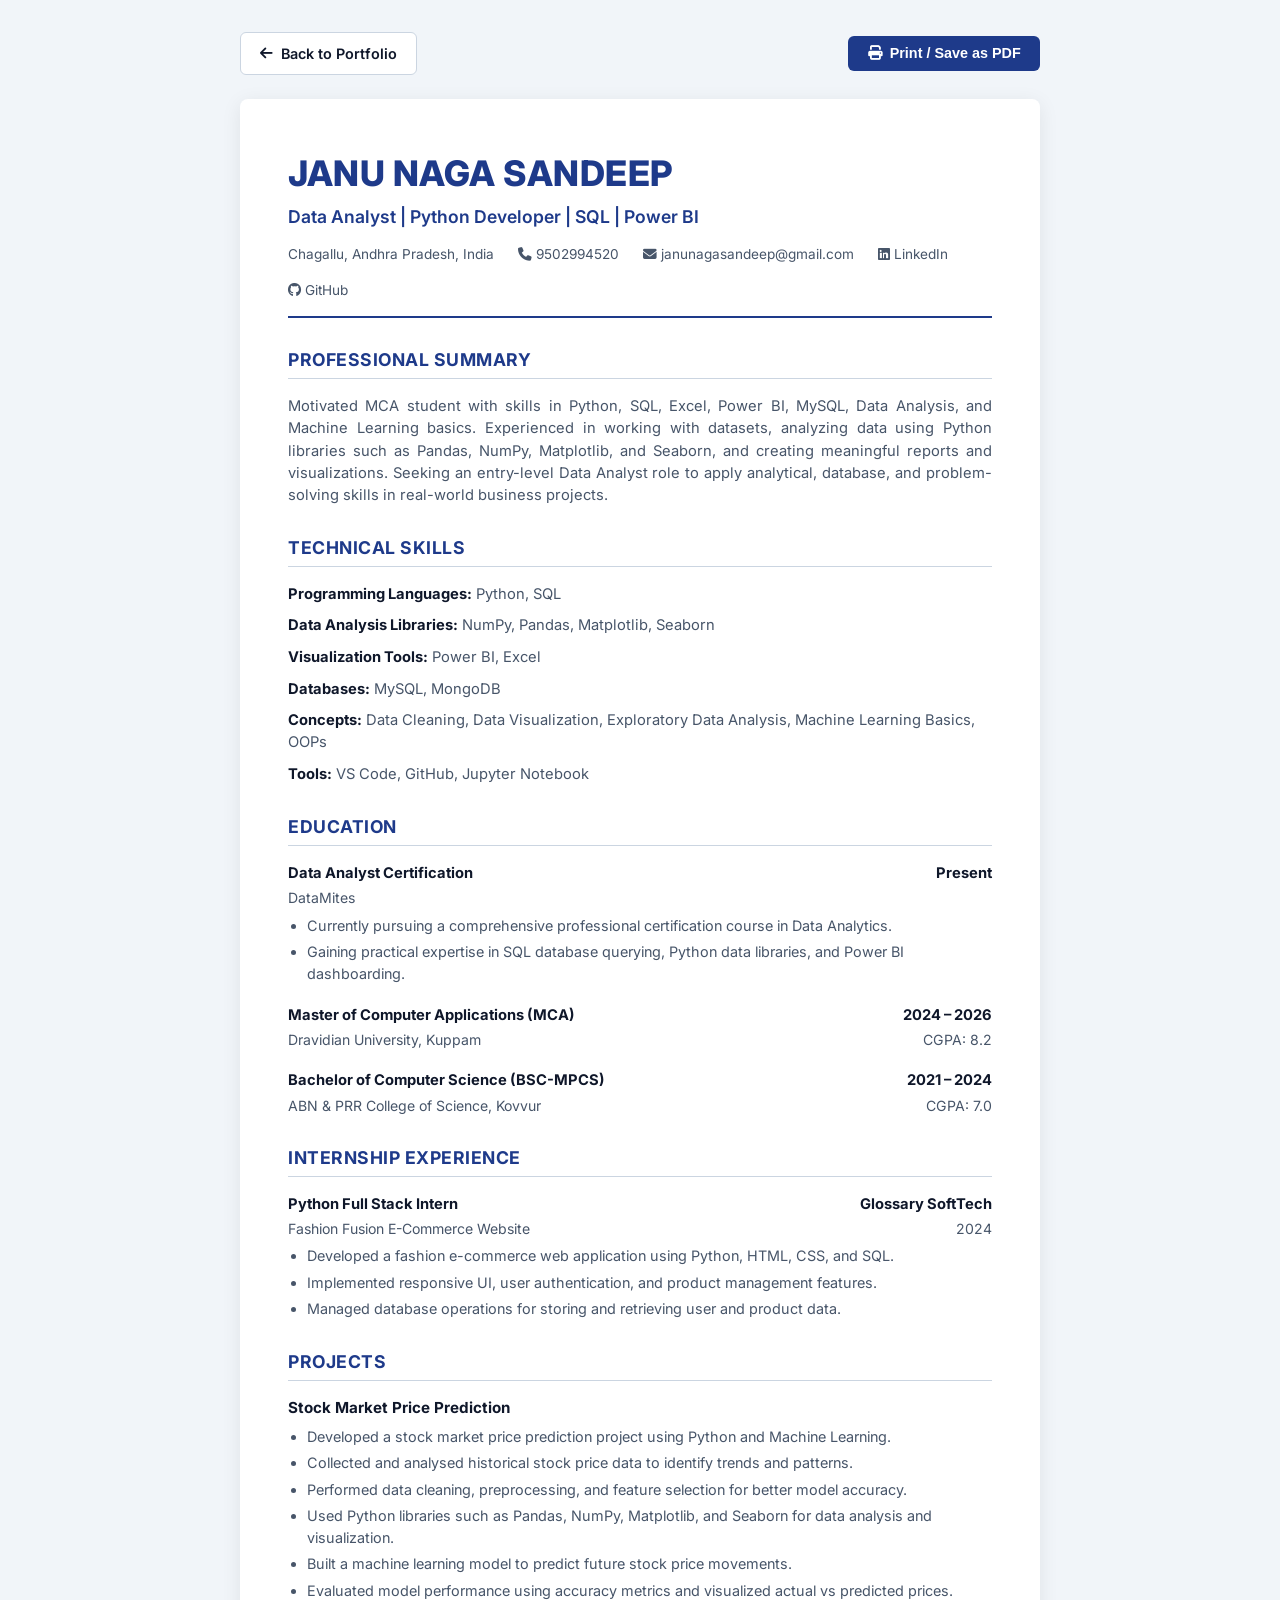
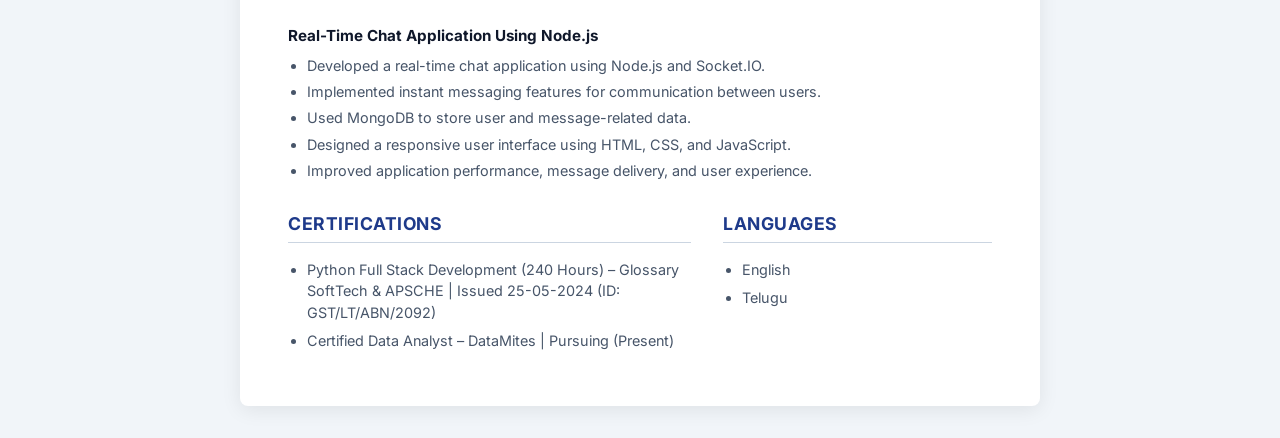
<file: resume.html>
<!DOCTYPE html>
<html lang="en">
<head>
    <meta charset="UTF-8">
    <meta name="viewport" content="width=device-width, initial-scale=1.0">
    <title>Janu Naga Sandeep - Resume Sheet</title>
    <link rel="stylesheet" href="https://cdnjs.cloudflare.com/ajax/libs/font-awesome/6.4.0/css/all.min.css">
    <style>
        @import url('https://fonts.googleapis.com/css2?family=Inter:wght@300;400;500;600;700;800&display=swap');

        :root {
            --primary-color: #1e3a8a;
            --text-dark: #0f172a;
            --text-gray: #475569;
            --border-color: #cbd5e1;
        }

        * {
            margin: 0;
            padding: 0;
            box-sizing: border-box;
        }

        body {
            font-family: 'Inter', sans-serif;
            background-color: #f1f5f9;
            color: var(--text-dark);
            line-height: 1.5;
            padding: 2rem 1rem;
        }

        .actions-bar {
            max-width: 800px;
            margin: 0 auto 1.5rem auto;
            display: flex;
            justify-content: space-between;
            align-items: center;
        }

        .btn {
            display: inline-flex;
            align-items: center;
            gap: 0.5rem;
            padding: 0.6rem 1.2rem;
            border-radius: 6px;
            font-weight: 600;
            font-size: 0.9rem;
            text-decoration: none;
            cursor: pointer;
            transition: all 0.2s ease;
        }

        .btn-back {
            background: #fff;
            color: var(--text-dark);
            border: 1px solid var(--border-color);
        }

        .btn-back:hover {
            background: #f8fafc;
        }

        .btn-print {
            background: var(--primary-color);
            color: #fff;
            border: none;
        }

        .btn-print:hover {
            opacity: 0.9;
        }

        /* Resume Sheet Container */
        .resume-sheet {
            max-width: 800px;
            background: #fff;
            margin: 0 auto;
            padding: 3rem;
            box-shadow: 0 4px 20px rgba(0, 0, 0, 0.08);
            border-radius: 8px;
        }

        /* Header Styles */
        .resume-header {
            margin-bottom: 1.8rem;
        }

        .name {
            font-size: 2.2rem;
            font-weight: 800;
            color: var(--primary-color);
            text-transform: uppercase;
            letter-spacing: 0.5px;
            margin-bottom: 0.3rem;
        }

        .title {
            font-size: 1.1rem;
            font-weight: 600;
            color: var(--primary-color);
            margin-bottom: 0.8rem;
        }

        .contact-info {
            display: flex;
            flex-wrap: wrap;
            gap: 1rem 1.5rem;
            font-size: 0.85rem;
            color: var(--text-gray);
            border-bottom: 2px solid var(--primary-color);
            padding-bottom: 1rem;
        }

        .contact-info a {
            color: var(--text-gray);
            text-decoration: none;
        }

        .contact-info a:hover {
            color: var(--primary-color);
            text-decoration: underline;
        }

        /* Section Layouts */
        .resume-section {
            margin-top: 1.8rem;
        }

        .section-title {
            font-size: 1.1rem;
            font-weight: 700;
            color: var(--primary-color);
            text-transform: uppercase;
            border-bottom: 1px solid var(--border-color);
            padding-bottom: 0.3rem;
            margin-bottom: 1rem;
            letter-spacing: 0.5px;
        }

        .summary-text {
            font-size: 0.92rem;
            color: var(--text-gray);
            text-align: justify;
        }

        /* Technical Skills List */
        .skills-list {
            display: flex;
            flex-direction: column;
            gap: 0.6rem;
            font-size: 0.92rem;
        }

        .skill-group strong {
            color: var(--text-dark);
        }

        .skill-group span {
            color: var(--text-gray);
        }

        /* Timeline Items */
        .timeline-item {
            margin-bottom: 1.2rem;
        }

        .timeline-header {
            display: flex;
            justify-content: space-between;
            font-size: 0.92rem;
            font-weight: 700;
            margin-bottom: 0.2rem;
        }

        .timeline-sub {
            display: flex;
            justify-content: space-between;
            font-size: 0.88rem;
            color: var(--text-gray);
            margin-bottom: 0.4rem;
        }

        .timeline-desc {
            font-size: 0.9rem;
            color: var(--text-gray);
            margin-left: 1.2rem;
        }

        .timeline-desc li {
            margin-bottom: 0.3rem;
        }

        /* Projects List */
        .project-item {
            margin-bottom: 1.5rem;
        }

        .project-title {
            font-size: 0.95rem;
            font-weight: 700;
            color: var(--text-dark);
            margin-bottom: 0.4rem;
        }

        .project-desc {
            font-size: 0.9rem;
            color: var(--text-gray);
            margin-left: 1.2rem;
        }

        .project-desc li {
            margin-bottom: 0.3rem;
        }

        /* Certifications & Languages lists */
        .bullets {
            font-size: 0.9rem;
            color: var(--text-gray);
            margin-left: 1.2rem;
        }

        .bullets li {
            margin-bottom: 0.4rem;
        }

        /* Print styles */
        @media print {
            body {
                background: #fff;
                padding: 0;
            }

            .actions-bar {
                display: none;
            }

            .resume-sheet {
                box-shadow: none;
                padding: 0;
                border-radius: 0;
                max-width: 100%;
            }
        }
    </style>
</head>
<body>

    <!-- Actions Control Bar -->
    <div class="actions-bar">
        <a href="index.html" class="btn btn-back">
            <i class="fa-solid fa-arrow-left"></i> Back to Portfolio
        </a>
        <button onclick="window.print()" class="btn btn-print">
            <i class="fa-solid fa-print"></i> Print / Save as PDF
        </button>
    </div>

    <!-- Printable Resume Sheet -->
    <div class="resume-sheet">
        <div class="resume-header">
            <h1 class="name">Janu Naga Sandeep</h1>
            <div class="title">Data Analyst | Python Developer | SQL | Power BI</div>
            <div class="contact-info">
                <span>Chagallu, Andhra Pradesh, India</span>
                <span><i class="fa-solid fa-phone"></i> 9502994520</span>
                <span><i class="fa-solid fa-envelope"></i> <a href="mailto:janunagasandeep@gmail.com">janunagasandeep@gmail.com</a></span>
                <span><i class="fa-brands fa-linkedin"></i> <a href="https://www.linkedin.com/in/janu-naga-sandeep-8b4384409/" target="_blank">LinkedIn</a></span>
                <span><i class="fa-brands fa-github"></i> <a href="https://github.com/janunagasandeep-art" target="_blank">GitHub</a></span>
            </div>
        </div>

        <div class="resume-section">
            <h2 class="section-title">Professional Summary</h2>
            <p class="summary-text">
                Motivated MCA student with skills in Python, SQL, Excel, Power BI, MySQL, Data Analysis, and Machine Learning basics. Experienced in working with datasets, analyzing data using Python libraries such as Pandas, NumPy, Matplotlib, and Seaborn, and creating meaningful reports and visualizations. Seeking an entry-level Data Analyst role to apply analytical, database, and problem-solving skills in real-world business projects.
            </p>
        </div>

        <div class="resume-section">
            <h2 class="section-title">Technical Skills</h2>
            <div class="skills-list">
                <div class="skill-group">
                    <strong>Programming Languages:</strong> <span>Python, SQL</span>
                </div>
                <div class="skill-group">
                    <strong>Data Analysis Libraries:</strong> <span>NumPy, Pandas, Matplotlib, Seaborn</span>
                </div>
                <div class="skill-group">
                    <strong>Visualization Tools:</strong> <span>Power BI, Excel</span>
                </div>
                <div class="skill-group">
                    <strong>Databases:</strong> <span>MySQL, MongoDB</span>
                </div>
                <div class="skill-group">
                    <strong>Concepts:</strong> <span>Data Cleaning, Data Visualization, Exploratory Data Analysis, Machine Learning Basics, OOPs</span>
                </div>
                <div class="skill-group">
                    <strong>Tools:</strong> <span>VS Code, GitHub, Jupyter Notebook</span>
                </div>
            </div>
        </div>

        <div class="resume-section">
            <h2 class="section-title">Education</h2>
            
            <div class="timeline-item">
                <div class="timeline-header">
                    <span>Data Analyst Certification</span>
                    <span>Present</span>
                </div>
                <div class="timeline-sub">
                    <span>DataMites</span>
                </div>
                <ul class="timeline-desc">
                    <li>Currently pursuing a comprehensive professional certification course in Data Analytics.</li>
                    <li>Gaining practical expertise in SQL database querying, Python data libraries, and Power BI dashboarding.</li>
                </ul>
            </div>

            <div class="timeline-item">
                <div class="timeline-header">
                    <span>Master of Computer Applications (MCA)</span>
                    <span>2024 &ndash; 2026</span>
                </div>
                <div class="timeline-sub">
                    <span>Dravidian University, Kuppam</span>
                    <span>CGPA: 8.2</span>
                </div>
            </div>

            <div class="timeline-item">
                <div class="timeline-header">
                    <span>Bachelor of Computer Science (BSC-MPCS)</span>
                    <span>2021 &ndash; 2024</span>
                </div>
                <div class="timeline-sub">
                    <span>ABN & PRR College of Science, Kovvur</span>
                    <span>CGPA: 7.0</span>
                </div>
            </div>
        </div>

        <div class="resume-section">
            <h2 class="section-title">Internship Experience</h2>
            
            <div class="timeline-item">
                <div class="timeline-header">
                    <span>Python Full Stack Intern</span>
                    <span>Glossary SoftTech</span>
                </div>
                <div class="timeline-sub">
                    <span>Fashion Fusion E-Commerce Website</span>
                    <span>2024</span>
                </div>
                <ul class="timeline-desc">
                    <li>Developed a fashion e-commerce web application using Python, HTML, CSS, and SQL.</li>
                    <li>Implemented responsive UI, user authentication, and product management features.</li>
                    <li>Managed database operations for storing and retrieving user and product data.</li>
                </ul>
            </div>
        </div>

        <div class="resume-section">
            <h2 class="section-title">Projects</h2>
            
            <div class="project-item">
                <h3 class="project-title">Stock Market Price Prediction</h3>
                <ul class="project-desc">
                    <li>Developed a stock market price prediction project using Python and Machine Learning.</li>
                    <li>Collected and analysed historical stock price data to identify trends and patterns.</li>
                    <li>Performed data cleaning, preprocessing, and feature selection for better model accuracy.</li>
                    <li>Used Python libraries such as Pandas, NumPy, Matplotlib, and Seaborn for data analysis and visualization.</li>
                    <li>Built a machine learning model to predict future stock price movements.</li>
                    <li>Evaluated model performance using accuracy metrics and visualized actual vs predicted prices.</li>
                </ul>
            </div>

            <div class="project-item">
                <h3 class="project-title">Real-Time Chat Application Using Node.js</h3>
                <ul class="project-desc">
                    <li>Developed a real-time chat application using Node.js and Socket.IO.</li>
                    <li>Implemented instant messaging features for communication between users.</li>
                    <li>Used MongoDB to store user and message-related data.</li>
                    <li>Designed a responsive user interface using HTML, CSS, and JavaScript.</li>
                    <li>Improved application performance, message delivery, and user experience.</li>
                </ul>
            </div>
        </div>

        <div class="resume-section" style="display: grid; grid-template-columns: 1.2fr 0.8fr; gap: 2rem;">
            <div>
                <h2 class="section-title">Certifications</h2>
                <ul class="bullets">
                    <li>Python Full Stack Development (240 Hours) &ndash; Glossary SoftTech &amp; APSCHE | Issued 25-05-2024 (ID: GST/LT/ABN/2092)</li>
                    <li>Certified Data Analyst &ndash; DataMites | Pursuing (Present)</li>
                </ul>
            </div>
            <div>
                <h2 class="section-title">Languages</h2>
                <ul class="bullets">
                    <li>English</li>
                    <li>Telugu</li>
                </ul>
            </div>
        </div>
    </div>

</body>
</html>
</file>
